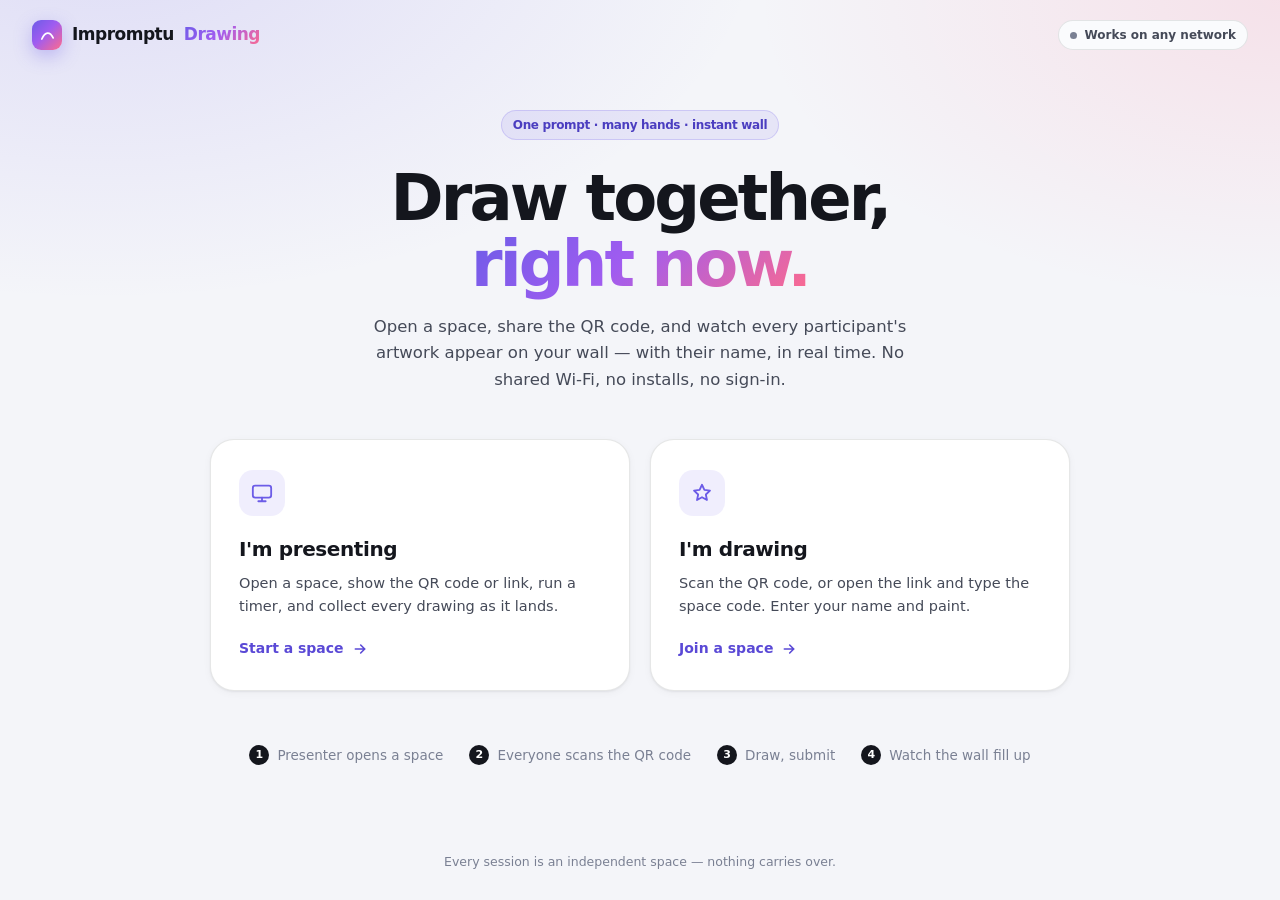
<file: index.html>
<!DOCTYPE html>
<html lang="en">
<head>
<meta charset="utf-8" />
<meta name="viewport" content="width=device-width, initial-scale=1, viewport-fit=cover" />
<title>Impromptu Drawing — draw together, live</title>
<meta name="description" content="A real-time shared drawing space. Present a prompt, let everyone draw on their phone, collect every artwork instantly." />
<link rel="stylesheet" href="./css/app.css" />
<link rel="icon" href="data:image/svg+xml,<svg xmlns='http://www.w3.org/2000/svg' viewBox='0 0 32 32'><rect width='32' height='32' rx='9' fill='%236c5ce7'/><path d='M8 22c4-12 12-12 16-2' stroke='white' stroke-width='2.6' fill='none' stroke-linecap='round'/></svg>" />
</head>
<body>
<div class="landing">

  <header class="topbar">
    <span class="brand">
      <span class="brand-mark">
        <svg viewBox="0 0 24 24" fill="none" stroke="#fff" stroke-width="2.4" stroke-linecap="round">
          <path d="M4 17c4.5-11 11.5-11 16-1.5" />
        </svg>
      </span>
      Impromptu<span class="grad-text">Drawing</span>
    </span>
    <span class="pill"><span class="dot"></span> Works on any network</span>
  </header>

  <main class="hero">
    <div class="notice landing-notice hidden" id="deletedNote"></div>

    <span class="pill brand">One prompt · many hands · instant wall</span>

    <h1>Draw together,<br /><span class="grad-text">right now.</span></h1>

    <p class="lede">
      Open a space, share the QR code, and watch every participant's artwork
      appear on your wall — with their name, in real time. No shared Wi-Fi,
      no installs, no sign-in.
    </p>

    <div class="role-grid">
      <a class="role-card" href="./presenter.html">
        <span class="glyph">
          <svg viewBox="0 0 24 24" fill="none" stroke="#6c5ce7" stroke-width="2" stroke-linecap="round" stroke-linejoin="round">
            <rect x="2" y="4" width="20" height="13" rx="2.5" />
            <path d="M8 21h8M12 17v4" />
          </svg>
        </span>
        <h3>I'm presenting</h3>
        <p>Open a space, show the QR code or link, run a timer, and collect every drawing as it lands.</p>
        <span class="go">Start a space
          <svg width="16" height="16" viewBox="0 0 24 24" fill="none" stroke="currentColor" stroke-width="2.4" stroke-linecap="round"><path d="M5 12h14M13 6l6 6-6 6" /></svg>
        </span>
      </a>

      <a class="role-card" href="./room.html">
        <span class="glyph">
          <svg viewBox="0 0 24 24" fill="none" stroke="#6c5ce7" stroke-width="2" stroke-linecap="round" stroke-linejoin="round">
            <path d="M12 3l2.6 5.6 6.1.8-4.5 4.2 1.2 6-5.4-3-5.4 3 1.2-6L3.3 9.4l6.1-.8z" />
          </svg>
        </span>
        <h3>I'm drawing</h3>
        <p>Scan the QR code, or open the link and type the space code. Enter your name and paint.</p>
        <span class="go">Join a space
          <svg width="16" height="16" viewBox="0 0 24 24" fill="none" stroke="currentColor" stroke-width="2.4" stroke-linecap="round"><path d="M5 12h14M13 6l6 6-6 6" /></svg>
        </span>
      </a>
    </div>

    <div class="steps">
      <span><b>1</b> Presenter opens a space</span>
      <span><b>2</b> Everyone scans the QR code</span>
      <span><b>3</b> Draw, submit</span>
      <span><b>4</b> Watch the wall fill up</span>
    </div>
  </main>

  <div class="footer-note">Every session is an independent space — nothing carries over.</div>
</div>

<script>
  (function () {
    const params = new URLSearchParams(location.search);
    const gone = (params.get('deleted') || '').toUpperCase();
    if (!gone) return;
    params.delete('deleted');
    const rest = params.toString();
    history.replaceState(null, '', location.pathname + (rest ? '?' + rest : ''));
    const note = document.getElementById('deletedNote');
    if (!note) return;
    note.textContent = 'Space ' + gone + ' was deleted — its artworks are gone from this browser. '
      + 'Start a space whenever you want a new one.';
    note.classList.remove('hidden');
  })();
</script>
</body>
</html>
</file>
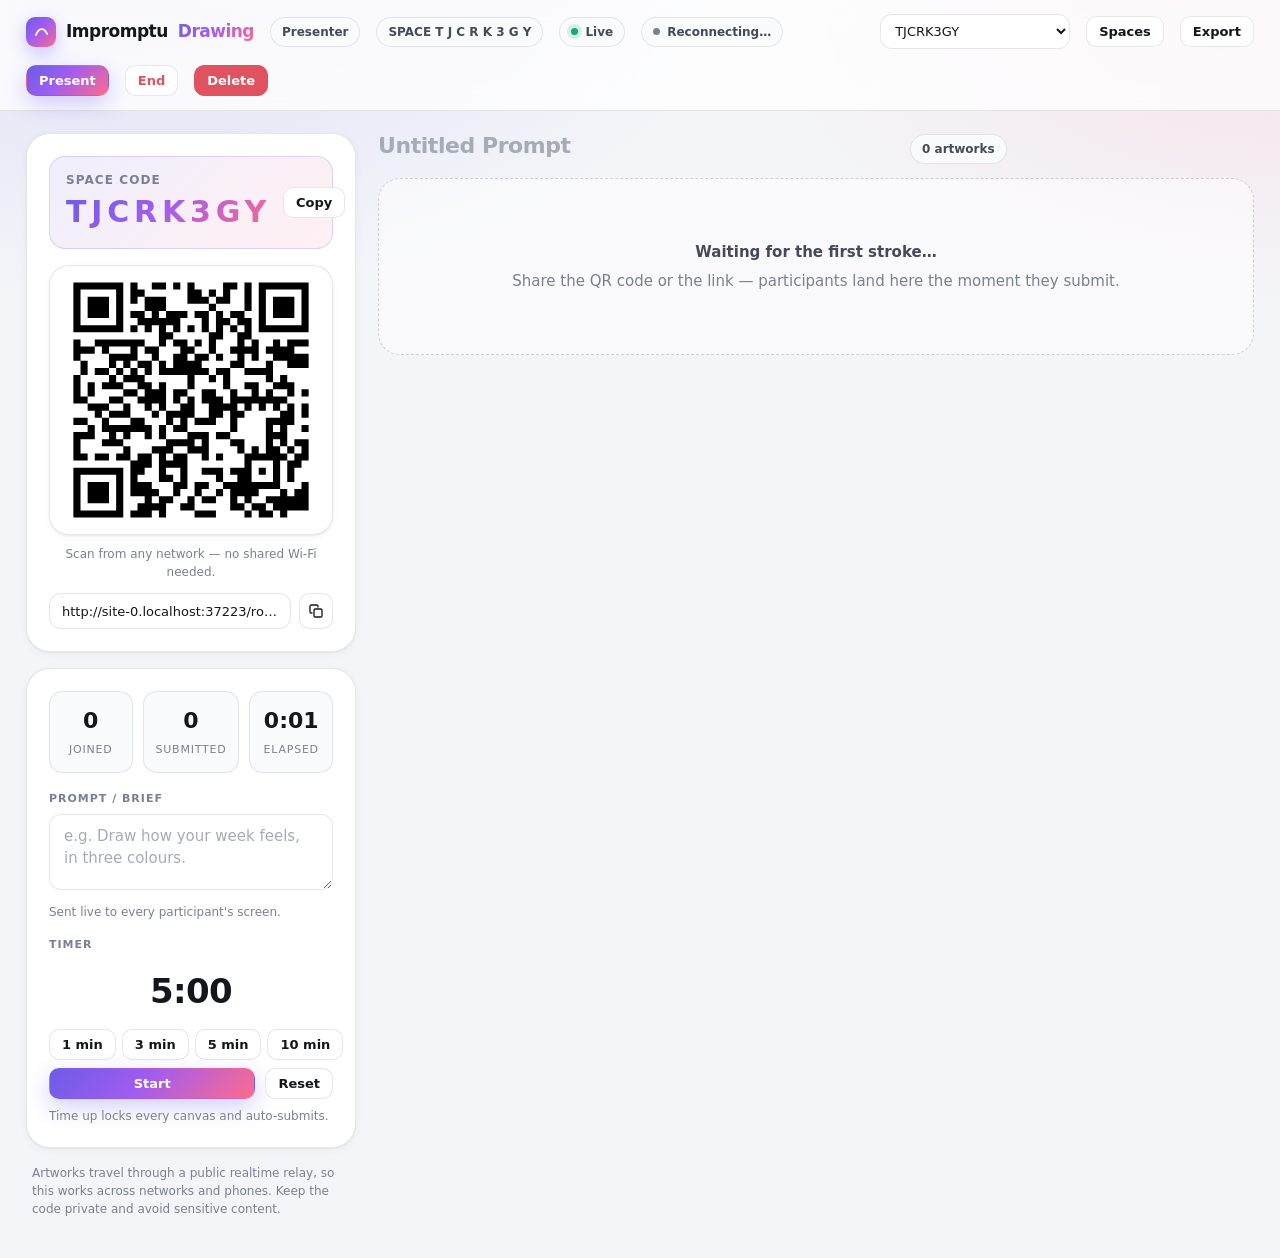
<file: presenter.html>
<!DOCTYPE html>
<html lang="en">
<head>
<meta charset="utf-8" />
<meta name="viewport" content="width=device-width, initial-scale=1, viewport-fit=cover" />
<title>Presenter · Impromptu Drawing</title>
<link rel="stylesheet" href="./css/app.css" />
<link rel="icon" href="data:image/svg+xml,<svg xmlns='http://www.w3.org/2000/svg' viewBox='0 0 32 32'><rect width='32' height='32' rx='9' fill='%236c5ce7'/><path d='M8 22c4-12 12-12 16-2' stroke='white' stroke-width='2.6' fill='none' stroke-linecap='round'/></svg>" />
</head>
<body>
<div class="p-shell">

  <header class="p-top">
    <a class="brand" href="./index.html">
      <span class="brand-mark">
        <svg viewBox="0 0 24 24" fill="none" stroke="#fff" stroke-width="2.4" stroke-linecap="round"><path d="M4 17c4.5-11 11.5-11 16-1.5" /></svg>
      </span>
      Impromptu<span class="grad-text">Drawing</span>
    </a>

    <span class="pill" id="rolePill">Presenter</span>
    <span class="pill" id="codePill">SPACE · · · · · · · ·</span>
    <span class="pill live" id="livePill"><span class="dot"></span> Live</span>
    <span class="pill" id="relayPill"><span class="dot"></span> <span id="relayText">Connecting…</span></span>

    <span class="spacer"></span>

    <select class="input" id="spaceSelect" style="width:auto;min-width:190px;padding:8px 10px;font-size:13px;" title="Switch space">
      <option value="">Switch space…</option>
    </select>
    <button class="btn btn-sm" id="manageBtn">Spaces</button>
    <button class="btn btn-sm" id="exportBtn">Export</button>
    <button class="btn btn-sm btn-primary" id="presentBtn">Present</button>
    <button class="btn btn-sm btn-danger" id="endBtn">End</button>
    <button class="btn btn-sm btn-danger-solid" id="deleteBtn" title="Delete this space and all its artworks">Delete</button>
  </header>

  <div class="p-body">

    <aside class="side">
      <section class="card pad">
        <div class="code-box">
          <div>
            <div class="tiny muted" style="letter-spacing:.09em;text-transform:uppercase;font-weight:700;">Space code</div>
            <div class="code-value" id="codeValue">········</div>
          </div>
          <button class="btn btn-sm" id="copyCodeBtn">Copy</button>
        </div>

        <div class="qr-frame" style="margin-top:16px;">
          <img id="qrImg" alt="Join QR code" />
        </div>
        <p class="tiny muted" style="text-align:center;margin-top:10px;">Scan from any network — no shared Wi-Fi needed.</p>

        <div class="link-row" style="margin-top:12px;">
          <input class="input" id="joinLink" readonly />
          <button class="btn btn-sm btn-icon" id="copyLinkBtn" title="Copy link">
            <svg width="16" height="16" viewBox="0 0 24 24" fill="none" stroke="currentColor" stroke-width="2" stroke-linecap="round" stroke-linejoin="round">
              <rect x="9" y="9" width="12" height="12" rx="2" /><path d="M6 15H5a2 2 0 0 1-2-2V5a2 2 0 0 1 2-2h8a2 2 0 0 1 2 2v1" />
            </svg>
          </button>
        </div>
      </section>

      <section class="card pad">
        <div class="stat-row">
          <div class="stat"><b id="statJoined">0</b><span>Joined</span></div>
          <div class="stat"><b id="statDone">0</b><span>Submitted</span></div>
          <div class="stat"><b id="statTime">0:00</b><span>Elapsed</span></div>
        </div>

        <div class="field" style="margin-top:18px;">
          <label class="field-label" for="promptInput">Prompt / brief</label>
          <textarea class="textarea" id="promptInput" placeholder="e.g. Draw how your week feels, in three colours."></textarea>
          <div class="tiny muted" style="margin-top:6px;">Sent live to every participant's screen.</div>
        </div>

        <div class="field" style="margin-top:16px;">
          <label class="field-label">Timer</label>
          <div class="timer-display" id="timerDisplay">5:00</div>
          <div class="tool-row" style="gap:6px;">
            <button class="btn btn-sm" data-min="1">1 min</button>
            <button class="btn btn-sm" data-min="3">3 min</button>
            <button class="btn btn-sm" data-min="5">5 min</button>
            <button class="btn btn-sm" data-min="10">10 min</button>
          </div>
          <div class="tool-row" style="margin-top:8px;">
            <button class="btn btn-sm btn-primary" id="timerToggle" style="flex:1;">Start</button>
            <button class="btn btn-sm" id="timerReset">Reset</button>
          </div>
          <div class="tiny muted" style="margin-top:8px;">Time up locks every canvas and auto-submits.</div>
        </div>
      </section>

      <p class="tiny muted" style="padding:0 6px;">
        Artworks travel through a public realtime relay, so this works across
        networks and phones. Keep the code private and avoid sensitive content.
      </p>
    </aside>

    <main>
      <div class="wall-head">
        <input class="input" id="titleInput" placeholder="Untitled Prompt"
               style="border:none;background:transparent;font-size:22px;font-weight:650;padding:0;letter-spacing:-0.02em;max-width:520px;" />
        <span class="pill" id="wallCount">0 artworks</span>
        <span class="spacer" style="flex:1"></span>
      </div>

      <div class="notice hidden" id="localNotice">
        <b>This page is on a local address.</b>
        The QR code below points here, so phones on other networks (or on mobile data)
        can't open it. For real sessions, open the hosted version of this app, or host
        this folder on any public static host.
      </div>

      <div id="wall" class="wall"></div>

      <div class="empty-wall" id="emptyWall">
        <div class="big">Waiting for the first stroke…</div>
        <div>Share the QR code or the link — participants land here the moment they submit.</div>
      </div>
    </main>

  </div>
</div>

<!-- spaces manager -->
<div class="modal hidden" id="spacesModal">
  <div class="modal-card">
    <div class="modal-head">
      <h3>Spaces</h3>
      <span class="spacer"></span>
      <button class="btn btn-sm" id="newSpaceBtn">New space</button>
      <button class="btn btn-sm" id="closeSpacesBtn">Close</button>
    </div>
    <div class="modal-body" id="spacesList"></div>
    <p class="tiny muted" style="margin-top:14px;">
      Deleting a space removes its artworks from this browser and drops it from the list.
      People still in that space are told it was deleted. This cannot be undone.
    </p>
  </div>
</div>

<script src="vendor/mqtt.min.js"></script>
<script src="vendor/qrcode.js"></script>
<script src="vendor/jszip.min.js"></script>
<script src="js/common.js"></script>
<script src="js/presenter.js"></script>
</body>
</html>
</file>
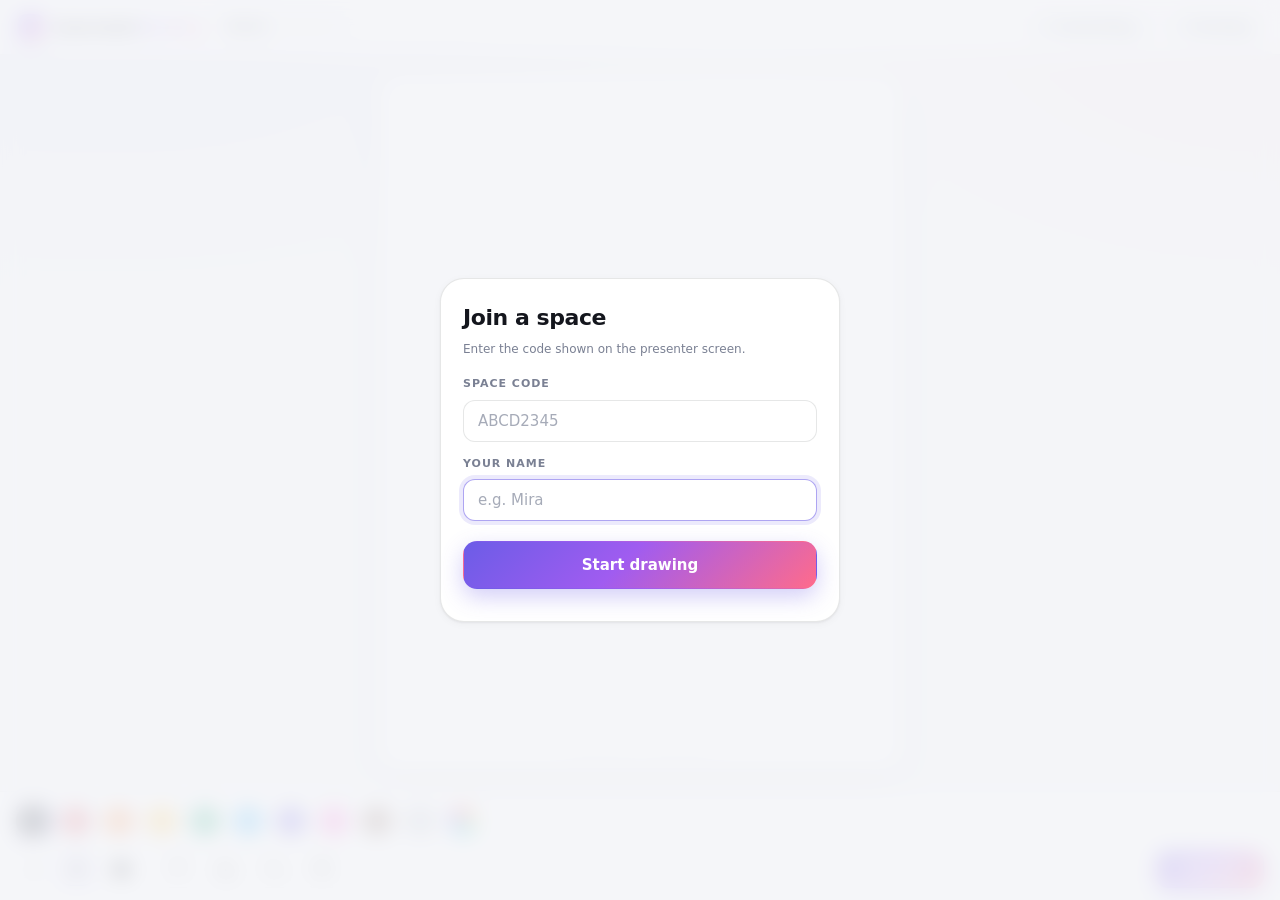
<file: room.html>
<!DOCTYPE html>
<html lang="en">
<head>
<meta charset="utf-8" />
<meta name="viewport" content="width=device-width, initial-scale=1, maximum-scale=1, user-scalable=no, viewport-fit=cover" />
<title>Draw · Impromptu Drawing</title>
<link rel="stylesheet" href="./css/app.css" />
<link rel="icon" href="data:image/svg+xml,<svg xmlns='http://www.w3.org/2000/svg' viewBox='0 0 32 32'><rect width='32' height='32' rx='9' fill='%236c5ce7'/><path d='M8 22c4-12 12-12 16-2' stroke='white' stroke-width='2.6' fill='none' stroke-linecap='round'/></svg>" />
</head>
<body>

<div class="r-shell">
  <header class="r-top">
    <span class="brand" style="font-size:14px;">
      <span class="brand-mark" style="width:26px;height:26px;border-radius:8px;">
        <svg viewBox="0 0 24 24" fill="none" stroke="#fff" stroke-width="2.4" stroke-linecap="round"><path d="M4 17c4.5-11 11.5-11 16-1.5" /></svg>
      </span>
      <span class="brand-name">Impromptu<span class="grad-text">Drawing</span></span>
    </span>
    <span class="pill" id="codePill">SPACE · · · · · · · ·</span>
    <span class="r-prompt" id="promptText"></span>
    <span class="spacer"></span>
    <span class="pill hidden" id="timerPill"><span class="dot"></span><span id="timerText" class="mono">0:00</span></span>
    <span class="pill" id="hostPill"><span class="dot"></span> <span id="hostText">Connecting…</span></span>
    <span class="pill" id="statusPill"><span class="dot"></span> Drawing</span>
  </header>

  <div class="r-stage">
    <div class="paper">
      <canvas id="pad" width="1000" height="1333"></canvas>
      <div class="watermark">Impromptu Drawing</div>
    </div>
  </div>

  <div class="r-tools">
    <div class="tool-row">
      <div class="tool-scroll" id="colors"></div>
    </div>
    <div class="tool-row">
      <button class="size-btn" data-size="4" title="Fine"><span style="width:5px;height:5px;"></span></button>
      <button class="size-btn active" data-size="12" title="Medium"><span style="width:10px;height:10px;"></span></button>
      <button class="size-btn" data-size="30" title="Bold"><span style="width:17px;height:17px;"></span></button>
      <span class="divider-v"></span>
      <button class="tool-btn" id="textBtn" title="Add text">
        <svg viewBox="0 0 24 24" fill="none" stroke="currentColor" stroke-width="2" stroke-linecap="round" stroke-linejoin="round">
          <path d="M4 7V4h16v3" /><path d="M9 20h6" /><path d="M12 4v16" />
        </svg>
      </button>
      <button class="tool-btn" id="eraserBtn" title="Eraser">
        <svg viewBox="0 0 24 24" fill="none" stroke="currentColor" stroke-width="2" stroke-linecap="round" stroke-linejoin="round">
          <g transform="rotate(-45 12 12)">
            <path d="M8.4 5.1a1.7 1.7 0 0 1 1.7-1.7h3.8a1.7 1.7 0 0 1 1.7 1.7v13h-7.2z" />
            <path d="M8.4 10.9h7.2" />
          </g>
          <path d="M3.6 20.4h16.8" />
        </svg>
      </button>
      <button class="tool-btn" id="undoBtn" title="Undo">
        <svg viewBox="0 0 24 24" fill="none" stroke="currentColor" stroke-width="2" stroke-linecap="round" stroke-linejoin="round">
          <path d="M9 14L4 9l5-5" /><path d="M4 9h10a6 6 0 0 1 0 12h-3" />
        </svg>
      </button>
      <button class="tool-btn" id="clearBtn" title="Clear all">
        <svg viewBox="0 0 24 24" fill="none" stroke="currentColor" stroke-width="2" stroke-linecap="round" stroke-linejoin="round">
          <path d="M3 6h18M8 6V4h8v2M6 6l1 14h10l1-14" />
        </svg>
      </button>
      <span class="spacer" style="flex:1"></span>
      <button class="btn btn-primary" id="submitBtn">Submit</button>
    </div>
  </div>
</div>

<!-- text composer -->
<div class="text-composer hidden" id="textComposer">
  <div class="tc-main">
    <textarea id="textInput" rows="1" maxlength="160" placeholder="Type your words…"></textarea>
    <p class="tc-hint" id="textHint">Tap the canvas to move it · Enter starts a new line</p>
  </div>
  <div class="tc-actions">
    <button class="btn btn-sm btn-danger hidden" id="textDelete">Delete</button>
    <button class="btn btn-sm" id="textCancel">Cancel</button>
    <button class="btn btn-primary btn-sm" id="textAdd">Add</button>
  </div>
</div>

<!-- name gate -->
<div class="gate" id="gate">
  <div class="card pad gate-card">
    <h2 id="gateTitle">Join the space</h2>
    <p class="muted tiny" id="gateSub" style="margin-bottom:18px;">Your name travels with your artwork to the presenter's wall.</p>
    <div class="field" id="codeField">
      <label class="field-label" for="codeInput">Space code</label>
      <input class="input" id="codeInput" maxlength="12" placeholder="ABCD2345" autocapitalize="characters" autocomplete="off" />
    </div>
    <div class="field" style="margin-top:14px;">
      <label class="field-label" for="nameInput">Your name</label>
      <input class="input" id="nameInput" maxlength="24" placeholder="e.g. Mira" autocomplete="off" />
    </div>
    <button class="btn btn-primary btn-lg" id="joinBtn" style="width:100%;margin-top:20px;">Start drawing</button>
    <p class="tiny muted" id="gateError" style="margin-top:10px;text-align:center;"></p>
  </div>
</div>

<!-- submitted -->
<div class="gate hidden" id="doneCard">
  <div class="card pad done-card">
    <div class="done-check">
      <svg viewBox="0 0 24 24" fill="none" stroke="currentColor" stroke-width="3" stroke-linecap="round" stroke-linejoin="round"><path d="M4 12.5l5 5L20 6.5" /></svg>
    </div>
    <h2 style="font-size:20px;">Nice one — submitted!</h2>
    <p class="muted" style="margin-top:8px;font-size:14px;">Your artwork is on the presenter's wall.</p>
    <div class="tool-row" style="justify-content:center;margin-top:20px;">
      <button class="btn" id="editAgainBtn">Keep editing</button>
      <button class="btn btn-primary hidden" id="galleryBtn">See the gallery</button>
    </div>
  </div>
</div>

<!-- gallery after the space ends -->
<div class="gate hidden" id="galleryCard">
  <div class="card pad" style="max-width:760px;width:100%;max-height:86vh;overflow:auto;">
    <h2 style="font-size:20px;">The wall</h2>
    <p class="muted tiny" style="margin-top:4px;">Everyone's artwork from this space.</p>
    <div class="gallery" id="galleryGrid"></div>
    <button class="btn" id="galleryClose" style="margin-top:20px;width:100%;">Close</button>
  </div>
</div>

<script src="vendor/mqtt.min.js"></script>
<script src="js/common.js"></script>
<script src="js/canvas.js"></script>
<script src="js/room.js"></script>
</body>
</html>
</file>
<file: css/app.css>
/* ==================================================================
   Impromptu Drawing — design system
   ================================================================== */

:root {
  --bg: #f4f5f9;
  --bg-tint-a: rgba(108, 92, 231, 0.16);
  --bg-tint-b: rgba(255, 107, 139, 0.14);
  --surface: #ffffff;
  --surface-soft: #fafbfd;
  --line: rgba(18, 20, 28, 0.10);
  --line-strong: rgba(18, 20, 28, 0.18);
  --text: #14161d;
  --text-soft: #454a58;
  --muted: #7a8093;
  --brand: #6c5ce7;
  --brand-2: #ff6b8b;
  --brand-soft: rgba(108, 92, 231, 0.10);
  --ok: #16a97a;
  --warn: #e8a33d;
  --danger: #e05260;
  --grad: linear-gradient(135deg, #6c5ce7 0%, #a05cf0 45%, #ff6b8b 100%);
  --radius-s: 10px;
  --radius: 16px;
  --radius-l: 24px;
  --shadow-s: 0 1px 2px rgba(18, 20, 28, 0.06), 0 2px 8px rgba(18, 20, 28, 0.04);
  --shadow: 0 4px 12px rgba(18, 20, 28, 0.06), 0 16px 40px rgba(18, 20, 28, 0.07);
  --shadow-l: 0 24px 70px rgba(18, 20, 28, 0.18);
  --font: "Inter", "Segoe UI", system-ui, -apple-system, "Helvetica Neue", Arial, sans-serif;
}

* { box-sizing: border-box; }

html, body { height: 100%; }

body {
  margin: 0;
  font-family: var(--font);
  color: var(--text);
  background:
    radial-gradient(1100px 620px at 8% -8%, var(--bg-tint-a), transparent 60%),
    radial-gradient(900px 520px at 100% 0%, var(--bg-tint-b), transparent 58%),
    var(--bg);
  background-attachment: fixed;
  -webkit-font-smoothing: antialiased;
  font-size: 15px;
  line-height: 1.5;
  overscroll-behavior: none;          /* no rubber-band while drawing */
  -webkit-text-size-adjust: 100%;     /* no font blow-up on iOS landscape */
  -webkit-tap-highlight-color: transparent;
}

h1, h2, h3, h4 { margin: 0; font-weight: 650; letter-spacing: -0.02em; }
p { margin: 0; }
a { color: inherit; text-decoration: none; }
button { font-family: inherit; }

.grad-text {
  background: var(--grad);
  -webkit-background-clip: text;
  background-clip: text;
  color: transparent;
}

/* ---------------------------------------------------------------- brand */

.brand {
  display: inline-flex;
  align-items: center;
  gap: 10px;
  font-weight: 700;
  letter-spacing: -0.03em;
  font-size: 17px;
}
.brand-mark {
  width: 30px; height: 30px;
  border-radius: 9px;
  background: var(--grad);
  display: grid; place-items: center;
  box-shadow: 0 6px 18px rgba(108, 92, 231, 0.35);
  flex: none;
}
.brand-mark svg { width: 17px; height: 17px; display: block; }

/* ---------------------------------------------------------------- buttons */

.btn {
  appearance: none;
  border: 1px solid var(--line);
  background: var(--surface);
  color: var(--text);
  padding: 10px 16px;
  border-radius: 12px;
  font-size: 14px;
  font-weight: 600;
  cursor: pointer;
  display: inline-flex;
  align-items: center;
  justify-content: center;
  gap: 8px;
  transition: transform .12s ease, box-shadow .18s ease, background .18s ease, border-color .18s ease, opacity .18s;
  white-space: nowrap;
}
.btn:hover { transform: translateY(-1px); box-shadow: var(--shadow-s); border-color: var(--line-strong); }
.btn:active { transform: translateY(0); }
.btn:disabled { opacity: .45; cursor: not-allowed; transform: none; box-shadow: none; }

.btn-primary {
  background: var(--grad);
  color: #fff;
  border-color: transparent;
  box-shadow: 0 8px 22px rgba(108, 92, 231, 0.30);
}
.btn-primary:hover { box-shadow: 0 12px 28px rgba(108, 92, 231, 0.38); }

.btn-lg { padding: 14px 24px; font-size: 15px; border-radius: 14px; }
.btn-sm { padding: 7px 12px; font-size: 13px; border-radius: 10px; }
.btn-icon { padding: 8px; width: 36px; height: 36px; border-radius: 10px; }
.btn-danger { color: var(--danger); }
.btn-danger:hover { background: rgba(224, 82, 96, .08); border-color: rgba(224, 82, 96, .35); }

/* ---------------------------------------------------------------- inputs */

.field { display: block; }
.field-label {
  display: block;
  font-size: 11px;
  font-weight: 700;
  letter-spacing: .09em;
  text-transform: uppercase;
  color: var(--muted);
  margin-bottom: 7px;
}
.input, .textarea {
  width: 100%;
  font-family: inherit;
  font-size: 15px;
  color: var(--text);
  background: var(--surface);
  border: 1px solid var(--line);
  border-radius: 12px;
  padding: 11px 14px;
  outline: none;
  transition: border-color .16s, box-shadow .16s;
}
.input:focus, .textarea:focus {
  border-color: rgba(108, 92, 231, .55);
  box-shadow: 0 0 0 4px rgba(108, 92, 231, .13);
}
.input::placeholder, .textarea::placeholder { color: #a6abb8; }
.textarea { resize: vertical; min-height: 76px; line-height: 1.45; }

/* ---------------------------------------------------------------- cards */

.card {
  background: var(--surface);
  border: 1px solid var(--line);
  border-radius: var(--radius-l);
  box-shadow: var(--shadow-s);
}
.pad { padding: 22px; }

.pill {
  display: inline-flex; align-items: center; gap: 7px;
  padding: 5px 11px;
  border-radius: 999px;
  font-size: 12px;
  font-weight: 650;
  background: var(--surface-soft);
  border: 1px solid var(--line);
  color: var(--text-soft);
}
.pill .dot { width: 7px; height: 7px; border-radius: 50%; background: var(--muted); flex: none; }
.pill.live .dot { background: var(--ok); box-shadow: 0 0 0 4px rgba(22, 169, 122, .16); animation: pulse 1.8s infinite; }
.pill.brand { background: var(--brand-soft); border-color: rgba(108,92,231,.22); color: #4b3ec0; }

@keyframes pulse {
  0%, 100% { box-shadow: 0 0 0 4px rgba(22, 169, 122, .16); }
  50% { box-shadow: 0 0 0 7px rgba(22, 169, 122, .05); }
}

.muted { color: var(--muted); }
.soft { color: var(--text-soft); }
.tiny { font-size: 12px; }
.mono { font-variant-numeric: tabular-nums; font-feature-settings: "tnum"; }

/* ---------------------------------------------------------------- landing */

.landing { min-height: 100%; display: flex; flex-direction: column; }

.topbar {
  display: flex; align-items: center; justify-content: space-between;
  padding: 20px 32px;
}

.hero {
  flex: 1;
  display: flex; flex-direction: column; align-items: center; justify-content: center;
  padding: 24px 32px 72px;
  text-align: center;
}
.hero h1 {
  font-size: clamp(38px, 6vw, 64px);
  line-height: 1.03;
  letter-spacing: -0.045em;
  margin: 26px 0 16px;
}
.hero .lede {
  max-width: 560px;
  font-size: 16.5px;
  color: var(--text-soft);
  line-height: 1.6;
}

.role-grid {
  margin-top: 46px;
  display: grid;
  grid-template-columns: repeat(auto-fit, minmax(300px, 1fr));
  gap: 20px;
  width: 100%;
  max-width: 860px;
}
.role-card {
  background: var(--surface);
  border: 1px solid var(--line);
  border-radius: var(--radius-l);
  padding: 30px 28px;
  text-align: left;
  box-shadow: var(--shadow-s);
  transition: transform .2s cubic-bezier(.2,.7,.3,1), box-shadow .2s ease, border-color .2s;
  position: relative;
  overflow: hidden;
  display: block;
}
.role-card::after {
  content: "";
  position: absolute; inset: 0 0 auto 0; height: 3px;
  background: var(--grad);
  transform: scaleX(0); transform-origin: left;
  transition: transform .3s cubic-bezier(.2,.7,.3,1);
}
.role-card:hover { transform: translateY(-4px); box-shadow: var(--shadow); }
.role-card:hover::after { transform: scaleX(1); }
.role-card .glyph {
  width: 46px; height: 46px; border-radius: 14px;
  display: grid; place-items: center;
  background: var(--brand-soft);
  margin-bottom: 18px;
}
.role-card .glyph svg { width: 22px; height: 22px; }
.role-card h3 { font-size: 20px; margin-bottom: 8px; }
.role-card p { color: var(--text-soft); font-size: 14.5px; line-height: 1.6; }
.role-card .go {
  margin-top: 20px; display: inline-flex; align-items: center; gap: 8px;
  font-weight: 650; font-size: 14px; color: #5a49d6;
}

.steps {
  margin-top: 54px;
  display: flex; flex-wrap: wrap; justify-content: center; gap: 10px 26px;
  font-size: 13.5px; color: var(--muted);
}
.steps span { display: inline-flex; align-items: center; gap: 8px; }
.steps b {
  width: 20px; height: 20px; border-radius: 50%;
  display: inline-grid; place-items: center;
  background: var(--text); color: #fff; font-size: 11px; font-weight: 700;
}

.footer-note { padding: 0 32px 28px; text-align: center; font-size: 12.5px; color: var(--muted); }

/* ---------------------------------------------------------------- presenter */

.p-shell { display: flex; flex-direction: column; min-height: 100%; }

.p-top {
  display: flex; align-items: center; gap: 16px;
  padding: 14px 26px;
  background: rgba(255,255,255,.78);
  backdrop-filter: blur(14px);
  border-bottom: 1px solid var(--line);
  position: sticky; top: 0; z-index: 30;
  flex-wrap: wrap;
}
.p-top .spacer { flex: 1; }

.p-body {
  display: grid;
  grid-template-columns: 330px minmax(0, 1fr);
  gap: 22px;
  padding: 22px 26px 40px;
  align-items: start;
}
@media (max-width: 1020px) {
  .p-body { grid-template-columns: 1fr; }
}

/* session panel */
.side { display: flex; flex-direction: column; gap: 16px; position: sticky; top: 84px; }
@media (max-width: 1020px) { .side { position: static; } }

.code-box {
  display: flex; align-items: center; justify-content: space-between; gap: 12px;
  padding: 14px 16px;
  border-radius: 16px;
  background: linear-gradient(135deg, rgba(108,92,231,.10), rgba(255,107,139,.10));
  border: 1px solid rgba(108,92,231,.20);
}
.code-value {
  font-size: 30px; font-weight: 750; letter-spacing: .16em;
  font-variant-numeric: tabular-nums;
  background: var(--grad); -webkit-background-clip: text; background-clip: text; color: transparent;
}

.qr-frame {
  background: #fff; border: 1px solid var(--line); border-radius: 20px;
  padding: 14px; display: grid; place-items: center; box-shadow: var(--shadow-s);
}
.qr-frame img { width: 100%; max-width: 240px; display: block; image-rendering: pixelated; border-radius: 8px; }
.qr-empty {
  width: 240px; height: 240px; border-radius: 12px;
  border: 1px dashed var(--line-strong); display: grid; place-items: center;
  color: var(--muted); font-size: 13px;
}

.link-row { display: flex; gap: 8px; }
.link-row .input { font-size: 13px; padding: 9px 12px; overflow: hidden; text-overflow: ellipsis; }

.stat-row { display: grid; grid-template-columns: repeat(3, 1fr); gap: 10px; }
.stat {
  background: var(--surface-soft); border: 1px solid var(--line);
  border-radius: 14px; padding: 12px; text-align: center;
}
.stat b { display: block; font-size: 22px; font-weight: 700; font-variant-numeric: tabular-nums; }
.stat span { font-size: 11px; text-transform: uppercase; letter-spacing: .07em; color: var(--muted); }

/* wall */
.wall-head { display: flex; align-items: baseline; gap: 12px; margin-bottom: 14px; flex-wrap: wrap; }
.wall-head h2 { font-size: 19px; }

.wall {
  display: grid;
  grid-template-columns: repeat(auto-fill, minmax(210px, 1fr));
  gap: 16px;
}
.tile {
  background: var(--surface);
  border: 1px solid var(--line);
  border-radius: 18px;
  overflow: hidden;
  box-shadow: var(--shadow-s);
  cursor: pointer;
  transition: transform .18s cubic-bezier(.2,.7,.3,1), box-shadow .18s, border-color .18s;
  position: relative;
  animation: pop .35s cubic-bezier(.2,.8,.3,1) both;
}
@keyframes pop { from { opacity: 0; transform: translateY(10px) scale(.98); } to { opacity: 1; transform: none; } }
.tile:hover { transform: translateY(-3px); box-shadow: var(--shadow); border-color: rgba(108,92,231,.35); }
.tile .thumb {
  aspect-ratio: 3 / 4; background: var(--surface-soft);
  display: grid; place-items: center; overflow: hidden; position: relative;
  border-bottom: 1px solid var(--line);
}
.tile .thumb img { width: 100%; height: 100%; object-fit: cover; display: block; }
.tile .thumb .empty-hint { color: #c2c7d2; font-size: 13px; padding: 12px; text-align: center; }
.tile .meta { padding: 11px 14px 13px; display: flex; align-items: center; gap: 10px; }
.tile .meta .nm {
  font-weight: 650; font-size: 14px; overflow: hidden; text-overflow: ellipsis; white-space: nowrap;
}
.tile .meta .st { margin-left: auto; font-size: 11.5px; font-weight: 650; display: inline-flex; align-items: center; gap: 5px; }
.tile .st.drawing { color: var(--warn); }
.tile .st.done { color: var(--ok); }
.tile .badge-live {
  position: absolute; left: 10px; top: 10px; z-index: 2;
  background: rgba(20,22,29,.72); color: #fff;
  font-size: 10.5px; font-weight: 700; letter-spacing: .06em;
  padding: 4px 8px; border-radius: 999px; backdrop-filter: blur(6px);
  display: inline-flex; align-items: center; gap: 5px;
}
.tile .badge-live i { width: 5px; height: 5px; border-radius: 50%; background: #ffd166; animation: pulse 1.6s infinite; }

.notice {
  background: rgba(232, 163, 61, .12);
  border: 1px solid rgba(232, 163, 61, .38);
  color: #8a5a12;
  border-radius: 14px;
  padding: 12px 14px;
  font-size: 13px;
  line-height: 1.5;
  margin-bottom: 16px;
}
.notice b { color: #7a4d0c; }

.empty-wall {
  border: 1px dashed var(--line-strong);
  border-radius: 22px;
  padding: 62px 24px;
  text-align: center;
  color: var(--muted);
  background: rgba(255,255,255,.5);
}
.empty-wall .big { font-size: 15px; font-weight: 650; color: var(--text-soft); margin-bottom: 6px; }

/* lightbox */
body.lb-open { overflow: hidden; }
.lightbox {
  position: fixed; inset: 0; z-index: 100;
  background: rgba(12, 14, 20, .82);
  backdrop-filter: blur(8px);
  display: grid; grid-template-rows: auto minmax(0,1fr) auto;
  grid-template-columns: minmax(0, 1fr);
  overflow: hidden;
  padding: 18px;
  animation: fade .2s ease both;
}
@keyframes fade { from { opacity: 0 } to { opacity: 1 } }
.lightbox .lb-top { display: flex; align-items: center; gap: 14px; color: #fff; flex-wrap: wrap; }
.lightbox .lb-top h3 { font-size: 18px; }
.lightbox .lb-top .spacer { flex: 1; }
.lightbox .lb-stage {
  position: relative; min-width: 0; min-height: 0; overflow: hidden;
  display: grid; place-items: center; padding: 10px 0;
}
/* absolute + inset + margin:auto => always fits inside the stage, never overflows */
.lightbox .lb-stage img {
  position: absolute; inset: 10px; margin: auto;
  max-width: calc(100% - 20px); max-height: calc(100% - 20px);
  width: auto; height: auto;
  object-fit: contain;
  border-radius: 14px; box-shadow: var(--shadow-l); background: #fff;
}
.lightbox .lb-bottom { display: flex; align-items: center; justify-content: center; gap: 10px; color: rgba(255,255,255,.75); font-size: 13px; }
.ghost-btn {
  background: rgba(255,255,255,.12); border: 1px solid rgba(255,255,255,.2);
  color: #fff; border-radius: 12px; padding: 9px 14px; font-weight: 600; cursor: pointer;
  display: inline-flex; align-items: center; gap: 8px; font-size: 13.5px;
}
.ghost-btn:hover { background: rgba(255,255,255,.2); }
.ghost-btn:disabled { opacity: .4; cursor: not-allowed; }

/* timer */
.timer-display {
  font-size: 34px; font-weight: 700; font-variant-numeric: tabular-nums;
  letter-spacing: -0.02em; text-align: center; padding: 6px 0 12px;
}
.timer-display.over { color: var(--danger); }

/* ---------------------------------------------------------------- room (participant) */

.r-shell {
  display: flex; flex-direction: column;
  height: 100vh; height: 100dvh;
  overflow: hidden;
  padding-top: env(safe-area-inset-top);
  padding-left: env(safe-area-inset-left);
  padding-right: env(safe-area-inset-right);
}

.r-top {
  display: flex; align-items: center; gap: 12px;
  padding: 12px 18px;
  background: rgba(255,255,255,.8); backdrop-filter: blur(12px);
  border-bottom: 1px solid var(--line);
  flex: none;
  min-width: 0;
}
.r-top > * { flex: none; }
.r-top .pill, .r-top .brand { white-space: nowrap; }
.r-top .spacer { flex: 1; min-width: 0; }
.r-prompt {
  font-size: 13.5px; color: var(--text-soft);
  overflow: hidden; text-overflow: ellipsis; white-space: nowrap; max-width: 42vw;
}
@media (max-width: 680px) { .r-prompt { display: none; } }

.r-stage {
  flex: 1; min-height: 0;
  display: grid; place-items: center;
  padding: 16px;
  container-type: size;
}
.paper {
  background: #fff;
  border-radius: 20px;
  box-shadow: var(--shadow);
  border: 1px solid var(--line);
  overflow: hidden;
  position: relative;
  aspect-ratio: 3 / 4;
  width: min(100%, 72vh);
}
@supports (width: 1cqh) {
  .paper { width: min(100%, 74cqh); }
}
.paper canvas {
  display: block; width: 100%; height: 100%;
  touch-action: none;
  -webkit-user-select: none; user-select: none;
  -webkit-touch-callout: none;
  -webkit-tap-highlight-color: transparent;
}
.paper .watermark {
  position: absolute; inset: auto 0 12px 0; text-align: center;
  font-size: 11px; letter-spacing: .12em; text-transform: uppercase;
  color: #d6dae3; pointer-events: none;
}

.r-tools {
  flex: none;
  background: rgba(255,255,255,.92); backdrop-filter: blur(12px);
  border-top: 1px solid var(--line);
  padding: 12px 16px calc(12px + env(safe-area-inset-bottom));
}
.tool-row { display: flex; align-items: center; gap: 10px; }
.tool-row + .tool-row { margin-top: 10px; }
.r-tools .tool-row { flex-wrap: wrap; }
.r-tools #submitBtn { min-width: 108px; }
.tool-scroll { display: flex; align-items: center; gap: 9px; overflow-x: auto; padding-bottom: 2px; scrollbar-width: none; }
.tool-scroll::-webkit-scrollbar { display: none; }

.swatch {
  width: 34px; height: 34px; border-radius: 50%;
  border: 2px solid #fff; box-shadow: 0 0 0 1.5px var(--line-strong);
  cursor: pointer; flex: none; padding: 0;
  transition: transform .14s ease, box-shadow .14s ease;
}
.swatch:hover { transform: scale(1.09); }
.swatch.active { transform: scale(1.14); box-shadow: 0 0 0 2.5px var(--brand); }
.swatch.custom { position: relative; overflow: hidden; background: conic-gradient(#ff5c5c,#ffd166,#06d6a0,#2bb0ff,#9b5de5,#ff5c5c); }
.swatch.custom input { position: absolute; inset: -8px; opacity: 0; cursor: pointer; width: 200%; height: 200%; }

.size-btn {
  width: 34px; height: 34px; border-radius: 11px; border: 1px solid var(--line);
  background: var(--surface); cursor: pointer; display: grid; place-items: center; flex: none;
  transition: border-color .15s, background .15s;
}
.size-btn span { display: block; border-radius: 50%; background: var(--text); }
.size-btn.active { border-color: var(--brand); background: var(--brand-soft); }

.tool-btn {
  width: 38px; height: 38px; border-radius: 12px; border: 1px solid var(--line);
  background: var(--surface); cursor: pointer; display: grid; place-items: center;
  transition: border-color .15s, background .15s, transform .12s;
}
.tool-btn:hover { transform: translateY(-1px); }
.tool-btn.active { border-color: var(--brand); background: var(--brand-soft); }
.tool-btn svg { width: 18px; height: 18px; }
.tool-btn:disabled { opacity: .4; cursor: not-allowed; }
.paper canvas.text-mode { cursor: text; }
.paper canvas.text-mode.has-sel { cursor: move; }

/* text composer (floats above the on-screen keyboard) */
.text-composer {
  position: fixed; left: 12px; right: 12px; bottom: 10px; z-index: 70;
  max-width: 720px; margin: 0 auto;
  display: flex; align-items: flex-end; gap: 10px;
  padding: 10px; border-radius: 16px;
  background: #fff; border: 1px solid var(--line);
  box-shadow: var(--shadow);
}
.text-composer .tc-main { flex: 1; min-width: 0; }
.text-composer textarea {
  width: 100%; box-sizing: border-box;
  min-height: 42px; max-height: 110px;
  padding: 10px 12px; border-radius: 11px;
  border: 1px solid var(--line); background: var(--surface);
  font-family: inherit; font-size: 16px; line-height: 1.35;
  color: var(--text); resize: none; outline: none; overflow-y: auto;
}
.text-composer textarea:focus { border-color: var(--brand); background: #fff; }
.tc-hint { margin: 6px 2px 0; font-size: 11.5px; color: var(--text-soft); }
.tc-actions { display: flex; flex-direction: column; gap: 6px; flex: none; }
.tc-actions .btn { white-space: nowrap; }
@media (max-width: 560px) {
  .text-composer { left: 8px; right: 8px; gap: 8px; padding: 8px; border-radius: 14px; flex-direction: column; align-items: stretch; }
  .tc-hint { display: none; }
  .tc-actions { flex-direction: row; justify-content: flex-end; }
}

/* participant · phone tuning */
@media (max-width: 560px) {
  .r-top { padding: 8px 10px; gap: 7px; }
  .r-top .brand-name { display: none; }
  .r-top .brand { gap: 0; }
  .r-top .pill { padding: 4px 9px; font-size: 11px; gap: 5px; }
  .r-top .pill .dot { width: 6px; height: 6px; }
  #codePill { letter-spacing: .04em; }

  .r-stage { padding: 8px; }
  .paper { border-radius: 16px; }

  .r-tools { padding: 8px 10px calc(8px + env(safe-area-inset-bottom)); }
  .r-tools .tool-row { gap: 7px; flex-wrap: nowrap; }
  .r-tools .tool-row + .tool-row { margin-top: 8px; }
  .tool-scroll { gap: 6px; -webkit-overflow-scrolling: touch; overscroll-behavior-x: contain; }
  .swatch { width: 28px; height: 28px; }
  .size-btn { width: 32px; height: 32px; border-radius: 10px; }
  .tool-btn { width: 36px; height: 36px; border-radius: 11px; }
  .tool-btn svg { width: 17px; height: 17px; }
  .r-tools .divider-v { height: 20px; }
  .r-tools #submitBtn { min-width: 0; padding: 9px 14px; font-size: 13px; }

  .gate { padding: 16px; overflow-y: auto; }
  .gate-card { max-width: 100%; }
  .input, .textarea { font-size: 16px; }  /* iOS: avoid zoom on focus */
  .done-card { padding: 30px 22px; }
}

/* participant · very narrow phones (≤360px) — keep the tool row on one line */
@media (max-width: 360px) {
  .r-tools .divider-v { display: none; }
  .r-tools { padding-left: 8px; padding-right: 8px; }
  .r-tools .tool-row { gap: 6px; }
  .size-btn { width: 30px; height: 30px; }
  .tool-btn { width: 34px; height: 34px; }
  .r-tools #submitBtn { padding: 8px 11px; font-size: 12.5px; }
}

/* touch: keep controls visually small, but give them a finger-sized hit area */
@media (pointer: coarse) {
  .swatch, .size-btn, .tool-btn { position: relative; }
  .swatch::after, .size-btn::after, .tool-btn::after { content: ""; position: absolute; inset: -6px; }
  .swatch.custom::after { display: none; }  /* the hidden colour input already covers it */
  .tool-btn:hover { transform: none; }      /* no hover state to fake on touch */
}

/* participant · landscape phone (very short viewport) */
@media (max-height: 520px) and (orientation: landscape) {
  .r-top { padding: 6px 12px; }
  .r-top .pill { padding: 3px 8px; font-size: 11px; }
  .r-stage { padding: 6px; }
  .r-tools {
    display: flex; align-items: center; gap: 10px;
    padding: 6px 12px calc(6px + env(safe-area-inset-bottom));
  }
  .r-tools .tool-row { margin: 0; flex: none; }
  .r-tools .tool-row:first-child { flex: 1 1 auto; min-width: 0; }
  .r-tools .tool-row:first-child .tool-scroll { width: 100%; }
  .r-tools .tool-row + .tool-row { margin-top: 0; }
  .swatch { width: 28px; height: 28px; }
  .size-btn { width: 30px; height: 30px; border-radius: 9px; }
  .tool-btn { width: 34px; height: 34px; border-radius: 10px; }
  .r-tools #submitBtn { min-width: 0; padding: 8px 14px; font-size: 13px; }
}

.divider-v { width: 1px; height: 26px; background: var(--line); flex: none; }

/* gate */
.gate {
  position: fixed; inset: 0; z-index: 60;
  display: grid; place-items: center; padding: 24px;
  background: rgba(244,245,249,.86); backdrop-filter: blur(10px);
}
.gate-card { width: 100%; max-width: 400px; animation: pop .32s cubic-bezier(.2,.8,.3,1) both; }
.gate-card h2 { font-size: 22px; margin-bottom: 6px; }

/* submitted / ended overlay */
.done-card {
  text-align: center; padding: 40px 30px; max-width: 420px; animation: pop .32s cubic-bezier(.2,.8,.3,1) both;
}
.done-check {
  width: 58px; height: 58px; border-radius: 50%; margin: 0 auto 18px;
  background: rgba(22,169,122,.12); display: grid; place-items: center;
}
.done-check svg { width: 28px; height: 28px; color: var(--ok); }

.gallery {
  display: grid; grid-template-columns: repeat(auto-fill, minmax(150px,1fr)); gap: 12px; margin-top: 22px;
}
.gallery figure { margin: 0; background: var(--surface); border: 1px solid var(--line); border-radius: 14px; overflow: hidden; }
.gallery img { width: 100%; aspect-ratio: 3/4; object-fit: cover; display: block; background: var(--surface-soft); }
.gallery figcaption { padding: 8px 10px; font-size: 12.5px; font-weight: 650; text-align: center; }

/* toast */
.toasts { position: fixed; left: 50%; bottom: 26px; transform: translateX(-50%); z-index: 200; display: flex; flex-direction: column; gap: 8px; align-items: center; pointer-events: none; }
.toast {
  background: rgba(20, 22, 29, .92); color: #fff; font-size: 13.5px; font-weight: 600;
  padding: 10px 16px; border-radius: 12px; box-shadow: var(--shadow);
  animation: toastIn .22s cubic-bezier(.2,.8,.3,1) both;
}
@keyframes toastIn { from { opacity: 0; transform: translateY(8px); } to { opacity: 1; transform: none; } }

/* spinner */
.spinner {
  width: 18px; height: 18px; border-radius: 50%;
  border: 2px solid rgba(255,255,255,.35); border-top-color: #fff;
  animation: spin .7s linear infinite;
}
@keyframes spin { to { transform: rotate(360deg); } }

.hidden { display: none !important; }

/* modal (spaces manager) */
.modal {
  position: fixed; inset: 0; z-index: 120;
  background: rgba(12, 14, 20, .5);
  backdrop-filter: blur(6px);
  display: grid; place-items: center; padding: 24px;
  animation: fade .18s ease both;
}
.modal-card {
  background: var(--surface, #fff); color: var(--text);
  border: 1px solid var(--line); border-radius: 20px;
  box-shadow: var(--shadow-l);
  width: min(560px, 100%); max-height: 82vh; overflow: auto;
  padding: 20px 22px 18px;
}
.modal-head { display: flex; align-items: center; gap: 10px; margin-bottom: 14px; }
.modal-head h3 { font-size: 18px; letter-spacing: -0.01em; }
.modal-head .spacer { flex: 1; }
.modal-body { display: flex; flex-direction: column; gap: 10px; }

.sp-row {
  display: flex; align-items: center; gap: 12px;
  border: 1px solid var(--line); border-radius: 14px;
  padding: 12px 14px; background: var(--surface-soft, #f7f8fb);
}
.sp-row.is-current { border-color: rgba(108,92,231,.4); background: rgba(108,92,231,.06); }
.sp-row .sp-main { min-width: 0; flex: 1; }
.sp-row .sp-code { font-weight: 700; font-size: 14px; letter-spacing: .04em; }
.sp-row .sp-sub { font-size: 12.5px; color: var(--muted); margin-top: 2px; }
.sp-row .sp-actions { display: flex; align-items: center; gap: 8px; flex: none; }
.sp-empty { color: var(--muted); font-size: 13.5px; padding: 18px 4px; text-align: center; }

.btn-danger-solid {
  background: var(--danger); border-color: var(--danger); color: #fff;
}
.btn-danger-solid:hover {
  background: #cf4152; border-color: #cf4152;
  box-shadow: 0 10px 24px rgba(224, 82, 96, .3);
  transform: translateY(-1px);
}
.btn-danger-solid:active { transform: translateY(0); }

.landing-notice { margin-bottom: 24px; text-align: left; max-width: 520px; }

/* participant: space deleted by the presenter */
.deleted-veil {
  position: fixed; inset: 0; z-index: 150;
  background: rgba(12, 14, 20, .72);
  backdrop-filter: blur(8px);
  display: grid; place-items: center; padding: 24px;
  animation: fade .2s ease both;
}
.deleted-veil .dv-card {
  background: var(--surface); color: var(--text);
  border: 1px solid var(--line); border-radius: 22px;
  box-shadow: var(--shadow-l);
  padding: 26px 28px; text-align: center;
  width: min(400px, 100%);
}
.deleted-veil h3 { margin: 0 0 8px; font-size: 19px; letter-spacing: -0.01em; }
.deleted-veil p { margin: 0 0 18px; font-size: 13.5px; color: var(--muted); line-height: 1.55; }
</file>
